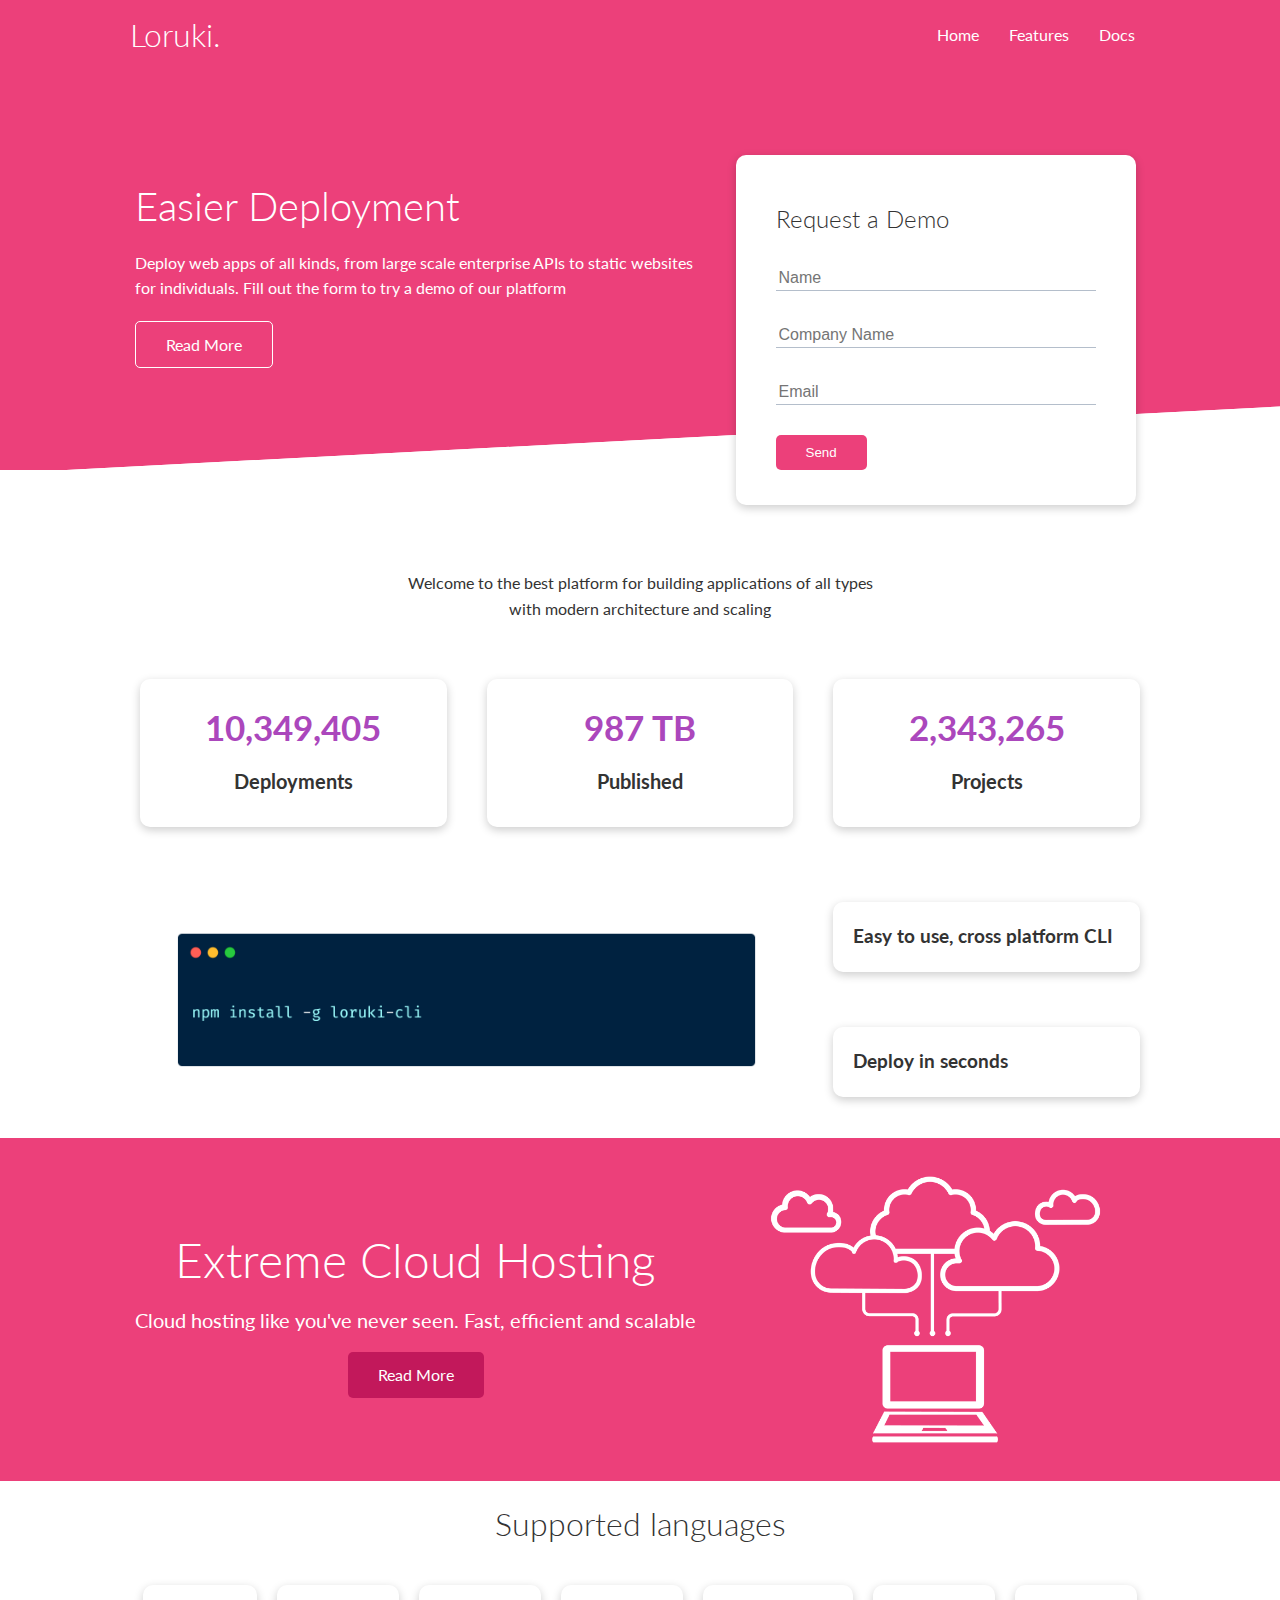
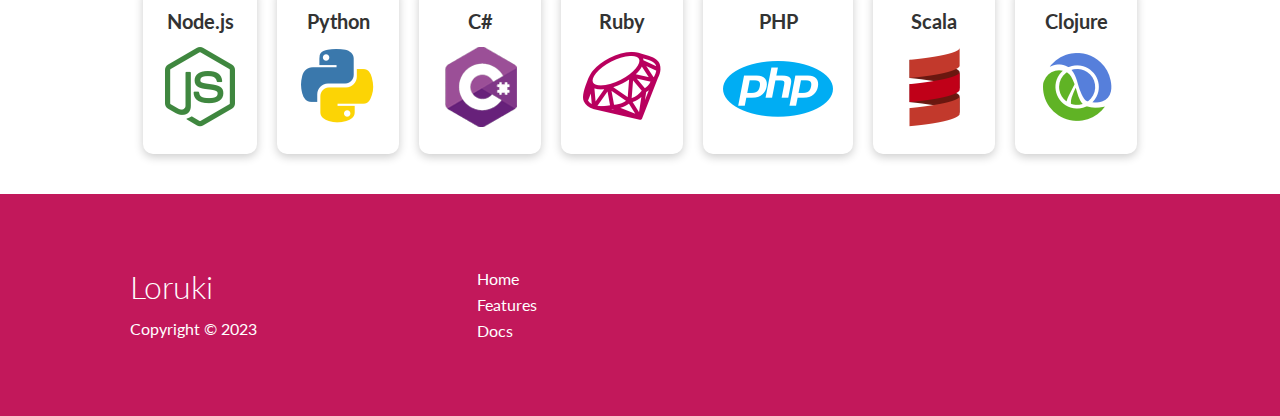
<file: index.html>
<!DOCTYPE html>
<html lang="en">

<head>
  <meta charset="UTF-8">
  <meta name="viewport" content="width=device-width, initial-scale=1.0">
  <link rel="stylesheet" href="https://cdnjs.cloudflare.com/ajax/libs/font-awesome/6.4.0/css/all.min.css"
    integrity="sha512-iecdLmaskl7CVkqkXNQ/ZH/XLlvWZOJyj7Yy7tcenmpD1ypASozpmT/E0iPtmFIB46ZmdtAc9eNBvH0H/ZpiBw=="
    crossorigin="anonymous" referrerpolicy="no-referrer" />
  <link rel="stylesheet" href="css/utilities.css">
  <link rel="stylesheet" href="css/style.css">
  <title>Loruki | Cloud Hosting For Everyone</title>
</head>

<body>
  <!--NavBar-->
  <div class="navbar">
    <div class="container flex">
      <h1 class="logo">Loruki.</h1>
      <nav>
        <ul>
          <li><a href="index.html">Home</a></li>
          <li><a href="features.html">Features</a></li>
          <li><a href="docs.html">Docs</a></li>
        </ul>
      </nav>
    </div>
  </div>


  <!--Showcase-->
  <section class="showcase">
    <div class="container grid">
      <div class="showcase-text">
        <h1>Easier Deployment</h1>
        <p>Deploy web apps of all kinds, from large scale enterprise APIs to static websites for individuals. Fill out
          the form to try a demo of our platform</p>
        <a href="features.html" class="btn btn-outline">Read More</a>
      </div>

      <div class="showcase-form card">
        <h2>Request a Demo</h2>
        <form>
          <div class="form-control">
            <input type="text" name="name" placeholder="Name" required>
          </div>
          <div class="form-control">
            <input type="text" name="company" placeholder="Company Name" required>
          </div>
          <div class="form-control">
            <input type="email" name="email" placeholder="Email" required>
          </div>
          <input type="submit" value="Send" class="btn btn-primary">
        </form>
      </div>
    </div>
  </section>


  <!--Stats-->
  <section class="stats">
    <div class="container">
      <div class="stats-heading text-center my-1">
        Welcome to the best platform for building applications of all types with modern architecture and scaling
      </div>

      <div class="grid grid-3 text-center my-4">
        <div class="card">
          <i class=" fas fa-server fa-3x"></i>
          <h3 class="text-secondary">10,349,405</h3>
          <p>Deployments</p>
        </div>
        <div class="card">
          <i class="fas fa-upload fa-3x"></i>
          <h3 class="text-secondary">987 TB</h3>
          <p>Published</p>
        </div>
        <div class="card">
          <i class="fas fa-project-diagram fa-3x"></i>
          <h3 class="text-secondary">2,343,265</h3>
          <p>Projects</p>
        </div>
      </div>
    </div>
  </section>


  <!--Cli-->
  <section class="cli">
    <div class="container grid">
      <img src="images/cli.png" alt="">
      <div class="card">
        <h3>Easy to use, cross platform CLI</h3>
      </div>
      <div class="card">
        <h3>Deploy in seconds</h3>
      </div>
    </div>
  </section>


  <!--Cloud-->
  <section class="cloud bg-primary my-2 py-2">
    <div class="container grid">
      <div class="text-center">
        <h2 class="lg">Extreme Cloud Hosting</h2>
        <p class="lead my-1">Cloud hosting like you've never seen. Fast, efficient and scalable</p>
        <a href="features.html" class="btn btn-dark">Read More</a>
      </div>
      <img src="images/cloud.png" alt="">
    </div>
  </section>


  <!--Languages-->
  <section class="languages">
    <h2 class="md text-center my-2">
      Supported languages
    </h2>
    <div class="container flex">
      <div class="card">
        <h4>Node.js</h4>
        <img src="images/logos/node.png" alt="">
      </div>
      <div class="card">
        <h4>Python</h4>
        <img src="images/logos/python.png" alt="">
      </div>
      <div class="card">
        <h4>C#</h4>
        <img src="images/logos/csharp.png" alt="">
      </div>
      <div class="card">
        <h4>Ruby</h4>
        <img src="images/logos/ruby.png" alt="">
      </div>
      <div class="card">
        <h4>PHP</h4>
        <img src="images/logos/php.png" alt="">
      </div>
      <div class="card">
        <h4>Scala</h4>
        <img src="images/logos/scala.png" alt="">
      </div>
      <div class="card">
        <h4>Clojure</h4>
        <img src="images/logos/clojure.png" alt="">
      </div>
    </div>
  </section>


  <!--Footer-->
  <footer class="footer bg-dark py-5">
    <div class="container grid grid-3">
      <div>
        <h1>Loruki</h1>
        <p>Copyright &copy; 2023</p>
      </div>

      <nav>
        <ul>
          <li><a href="index.html">Home</a></li>
          <li><a href="features.html">Features</a></li>
          <li><a href="docs.html">Docs</a></li>
        </ul>
      </nav>

      <div class="social">
        <a href="#"><i class="fab fa-github fa-2x"></i></a>
        <a href="#"><i class="fab fa-facebook fa-2x"></i></a>
        <a href="#"><i class="fab fa-instagram fa-2x"></i></a>
        <a href="#"><i class="fab fa-twitter fa-2x"></i></a>
      </div>
    </div>
  </footer>
</body>

</html>
</file>
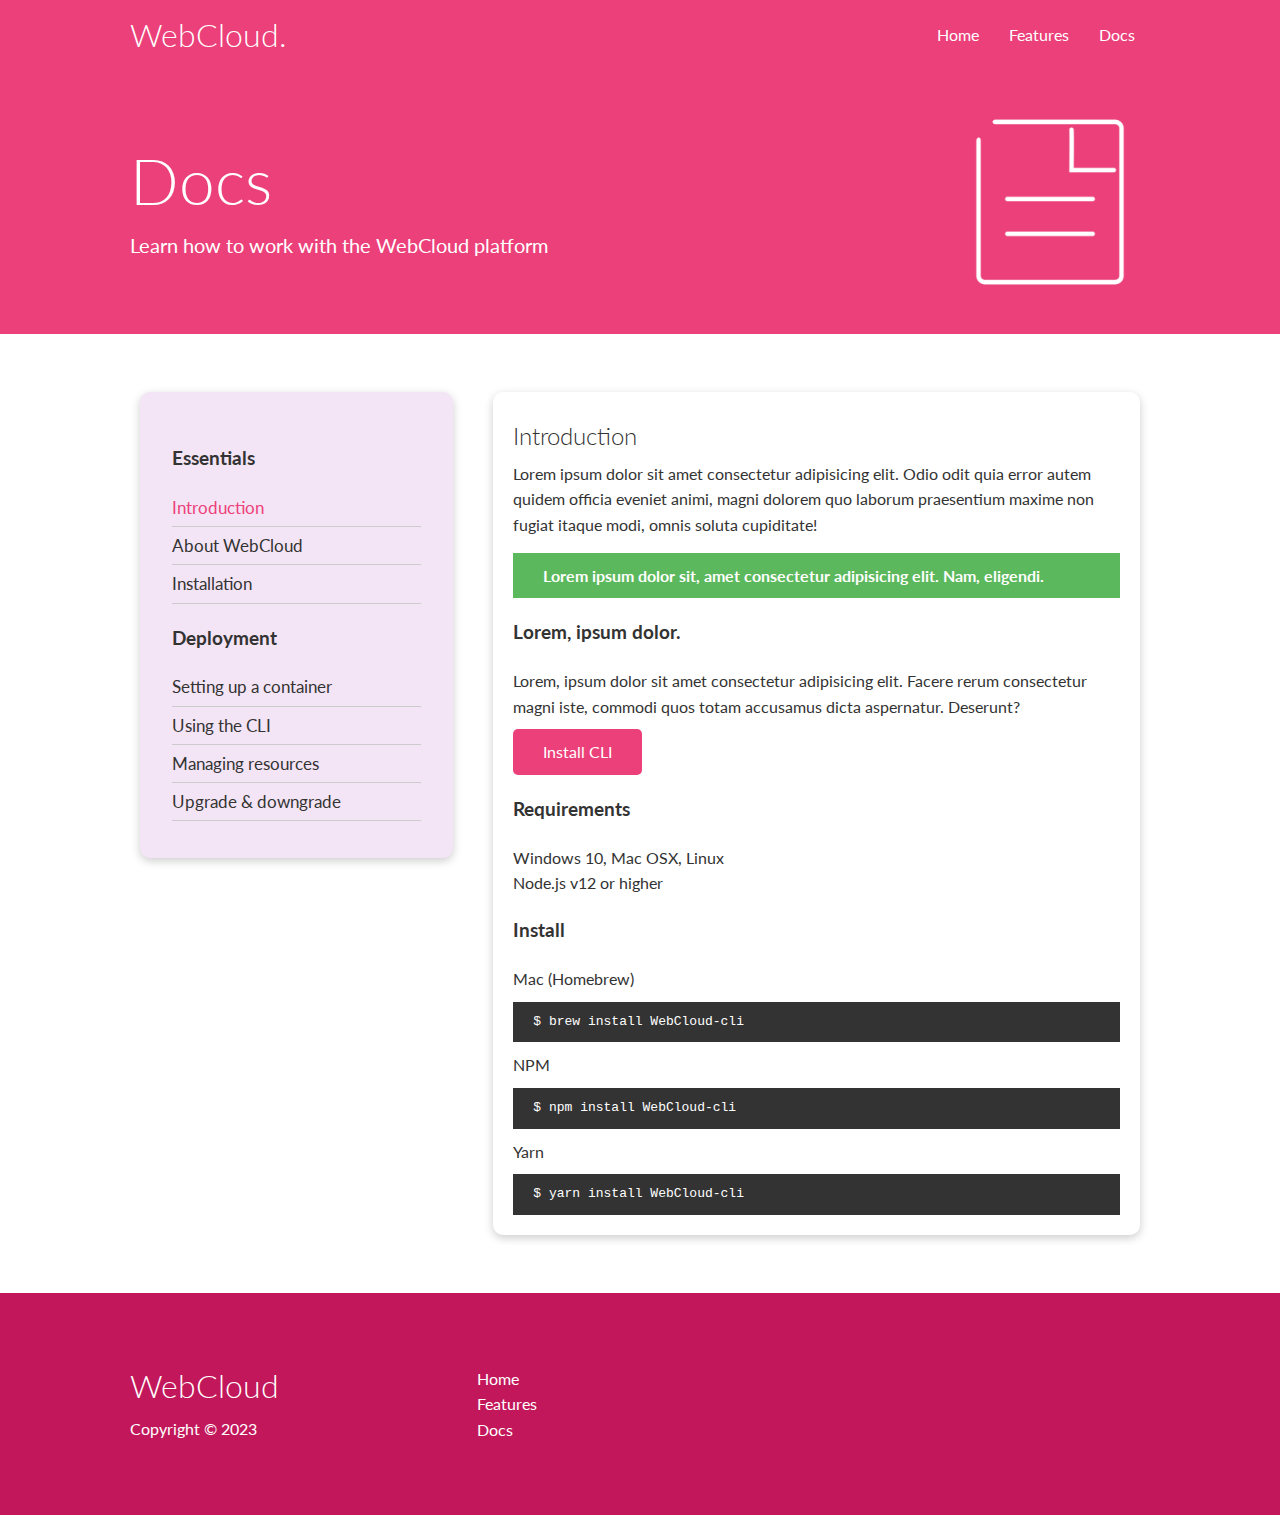
<file: docs.html>
<!DOCTYPE html>
<html lang="en">

<head>
  <meta charset="UTF-8">
  <meta name="viewport" content="width=device-width, initial-scale=1.0">
  <link rel="stylesheet" href="https://cdnjs.cloudflare.com/ajax/libs/font-awesome/6.4.0/css/all.min.css"
    integrity="sha512-iecdLmaskl7CVkqkXNQ/ZH/XLlvWZOJyj7Yy7tcenmpD1ypASozpmT/E0iPtmFIB46ZmdtAc9eNBvH0H/ZpiBw=="
    crossorigin="anonymous" referrerpolicy="no-referrer" />
  <link rel="stylesheet" href="css/utilities.css">
  <link rel="stylesheet" href="css/style.css">
  <title>WebCloud | Cloud Hosting For Everyone</title>
</head>

<body>
  <!--NavBar-->
  <div class="navbar">
    <div class="container flex">
      <h1 class="logo">WebCloud.</h1>
      <nav>
        <ul>
          <li><a href="index.html">Home</a></li>
          <li><a href="features.html">Features</a></li>
          <li><a href="docs.html">Docs</a></li>
        </ul>
      </nav>
    </div>
  </div>


  <!--Head-->
  <section class="docs-head bg-primary py-3">
    <div class="container grid">
      <div>
        <h1 class="xl">Docs</h1>
        <p class="lead">Learn how to work with the WebCloud platform</p>
      </div>
      <img src="images/docs.png" alt="">
    </div>
  </section>


  <!--Docs Main-->
  <section class="docs-main my-4">
    <div class="container grid">
      <div class="card bg-light p-3">
        <h3 class="my-2">Essentials</h3>
        <nav>
          <ul>
            <li><a class="text-primary" href="#">Introduction</a></li>
            <li><a href="#">About WebCloud</a></li>
            <li><a href="#">Installation</a></li>
          </ul>
        </nav>
        <h3 class="my-2">Deployment</h3>
        <nav>
          <ul>
            <li><a href="#">Setting up a container</a></li>
            <li><a href="#">Using the CLI</a></li>
            <li><a href="#">Managing resources</a></li>
            <li><a href="#">Upgrade & downgrade</a></li>
          </ul>
        </nav>
      </div>

      <div class="card">
        <h2>Introduction</h2>
        <p>Lorem ipsum dolor sit amet consectetur adipisicing elit. Odio odit quia error autem quidem officia eveniet
          animi, magni dolorem quo laborum praesentium maxime non fugiat itaque modi, omnis soluta cupiditate!</p>

        <div class="alert alert-success">
          <i class="fas fa-info"></i>Lorem ipsum dolor sit, amet consectetur adipisicing elit. Nam, eligendi.
        </div>

        <h3>Lorem, ipsum dolor.</h3>
        <p>Lorem, ipsum dolor sit amet consectetur adipisicing elit. Facere rerum consectetur magni iste, commodi quos
          totam accusamus dicta aspernatur. Deserunt?</p>
        <a href="#" class="btn btn-primary">Install CLI</a>

        <h3>Requirements</h3>
        <ul>
          <li>Windows 10, Mac OSX, Linux</li>
          <li>Node.js v12 or higher</li>
        </ul>

        <h3>Install</h3>
        <p>Mac (Homebrew)</p>
        <pre><code>$ brew install WebCloud-cli</code></pre>
        <p>NPM</p>
        <pre><code>$ npm install WebCloud-cli</code></pre>
        <p>Yarn</p>
        <pre><code>$ yarn install WebCloud-cli</code></pre>
      </div>
    </div>
  </section>




  <!--Footer-->
  <footer class="footer bg-dark py-5">
    <div class="container grid grid-3">
      <div>
        <h1>WebCloud</h1>
        <p>Copyright &copy; 2023</p>
      </div>

      <nav>
        <ul>
          <li><a href="index.html">Home</a></li>
          <li><a href="features.html">Features</a></li>
          <li><a href="docs.html">Docs</a></li>
        </ul>
      </nav>

      <div class="social">
        <a href="#"><i class="fab fa-github fa-2x"></i></a>
        <a href="#"><i class="fab fa-facebook fa-2x"></i></a>
        <a href="#"><i class="fab fa-instagram fa-2x"></i></a>
        <a href="#"><i class="fab fa-twitter fa-2x"></i></a>
      </div>
    </div>
  </footer>
</body>

</html>
</file>
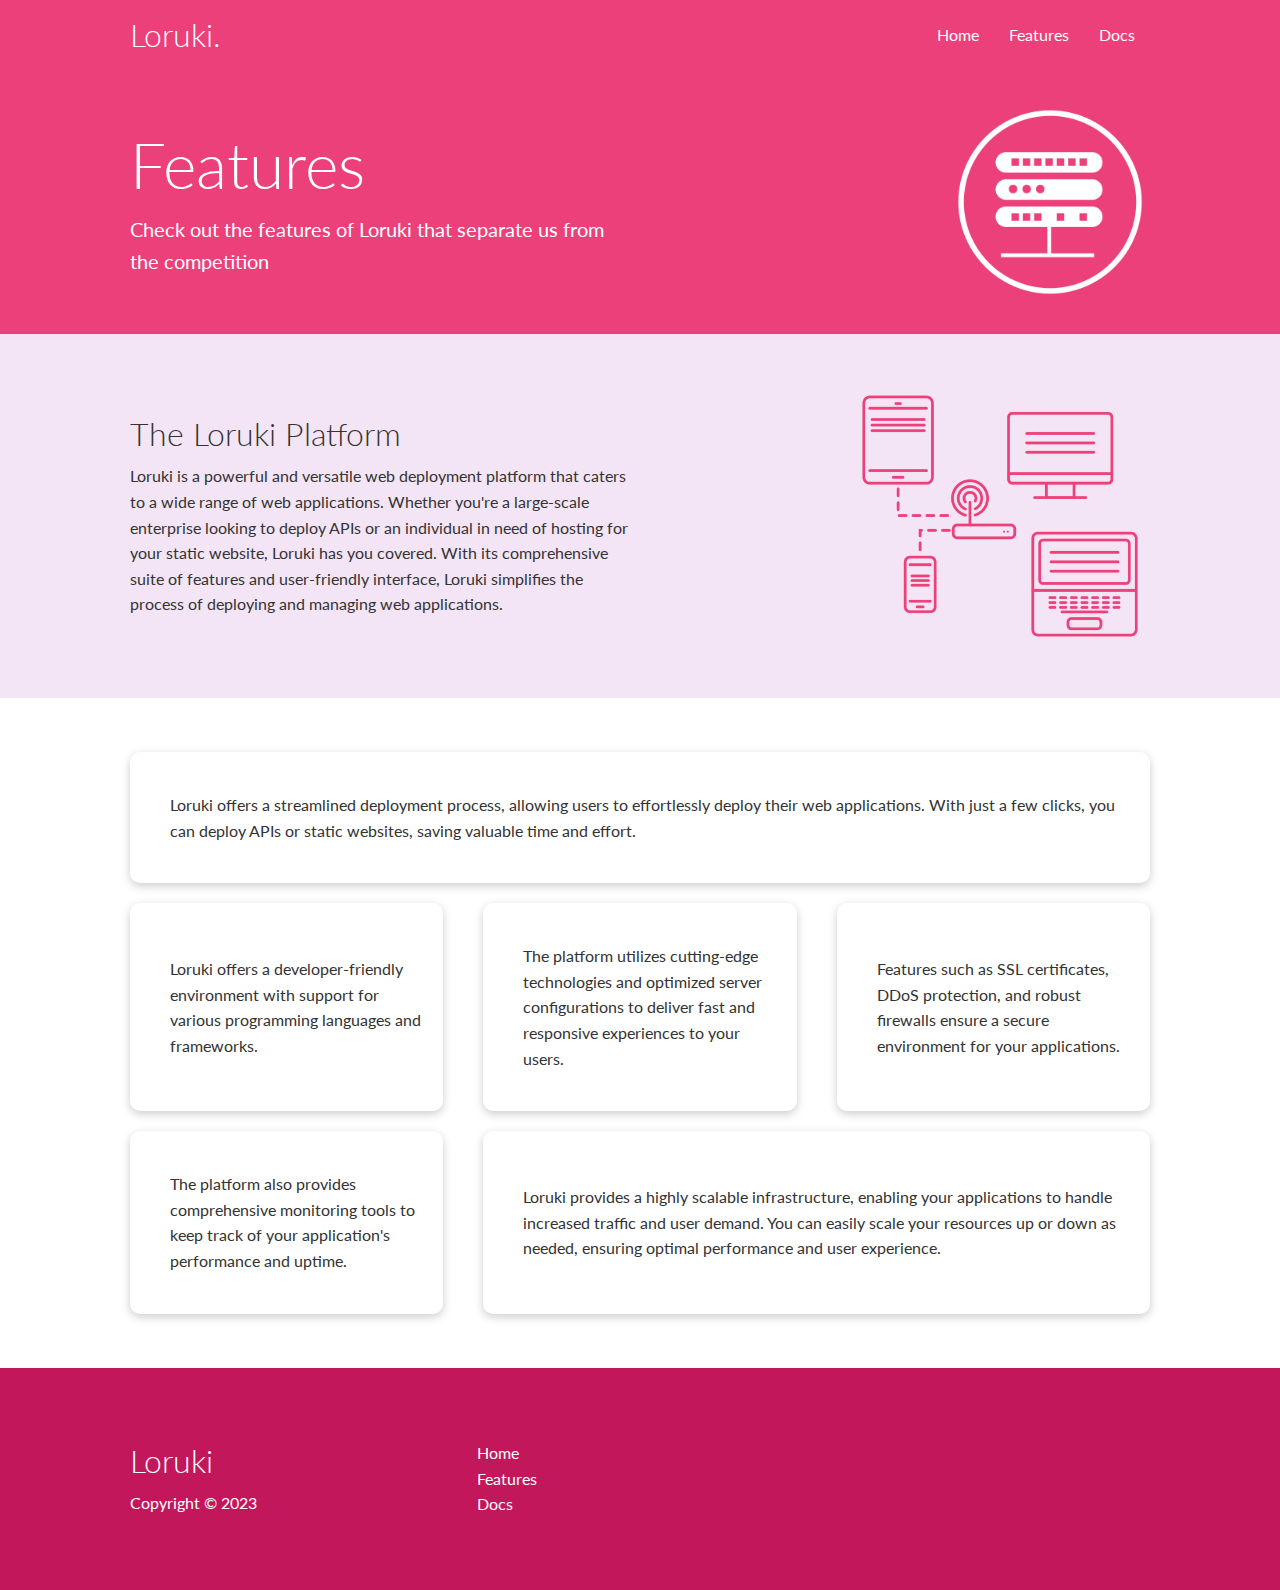
<file: features.html>
<!DOCTYPE html>
<html lang="en">

<head>
  <meta charset="UTF-8">
  <meta name="viewport" content="width=device-width, initial-scale=1.0">
  <link rel="stylesheet" href="https://cdnjs.cloudflare.com/ajax/libs/font-awesome/6.4.0/css/all.min.css"
    integrity="sha512-iecdLmaskl7CVkqkXNQ/ZH/XLlvWZOJyj7Yy7tcenmpD1ypASozpmT/E0iPtmFIB46ZmdtAc9eNBvH0H/ZpiBw=="
    crossorigin="anonymous" referrerpolicy="no-referrer" />
  <link rel="stylesheet" href="css/utilities.css">
  <link rel="stylesheet" href="css/style.css">
  <title>Loruki | Cloud Hosting For Everyone</title>
</head>

<body>
  <!--NavBar-->
  <div class="navbar">
    <div class="container flex">
      <h1 class="logo">Loruki.</h1>
      <nav>
        <ul>
          <li><a href="index.html">Home</a></li>
          <li><a href="features.html">Features</a></li>
          <li><a href="docs.html">Docs</a></li>
        </ul>
      </nav>
    </div>
  </div>


  <!--Head-->
  <section class="features-head bg-primary py-3">
    <div class="container grid">
      <div>
        <h1 class="xl">Features</h1>
        <p class="lead">Check out the features of Loruki that separate us from the competition</p>
      </div>
      <img src="images/server.png" alt="">
    </div>
  </section>


  <!--Sub Head-->
  <section class="features-sub-head bg-light py-3">
    <div class="container grid">
      <div>
        <h1 class="md">The Loruki Platform</h1>
        <p>Loruki is a powerful and versatile web deployment platform that caters to a wide range of web applications.
          Whether
          you're a large-scale enterprise looking to deploy APIs or an individual in need of hosting for your static
          website,
          Loruki has you covered. With its comprehensive suite of features and user-friendly interface, Loruki
          simplifies the
          process of deploying and managing web applications.
        </p>
      </div>
      <img src="images/server2.png" alt="">
    </div>
  </section>


  <!--Main-->
  <section class="features-main my-2">
    <div class="container grid grid-3">
      <div class="card flex">
        <i class=" icon-primary fas fa-server fa-3x"></i>
        <p>Loruki offers a streamlined deployment process, allowing users to effortlessly deploy their web applications.
          With just
          a few clicks, you can deploy APIs or static websites, saving valuable time and effort.
        </p>
      </div>
      <div class="card flex">
        <i class=" icon-secondary fas fa-network-wired fa-3x"></i>
        <p>Loruki offers a developer-friendly environment with support for various programming languages and frameworks.
        </p>
      </div>
      <div class="card flex">
        <i class="icon-primary fas fa-laptop-code fa-3x"></i>
        <p> The platform utilizes
          cutting-edge technologies and optimized server configurations to deliver fast and responsive experiences to
          your users.
        </p>
      </div>
      <div class="card flex">
        <i class=" icon-secondary fas fa-database fa-3x"></i>
        <p>Features such as SSL certificates, DDoS protection, and robust firewalls ensure a
          secure environment for your applications.
        </p>
      </div>
      <div class="card flex">
        <i class="icon-primary fas fa-power-off fa-3x"></i>
        <p>The platform also provides comprehensive monitoring tools to keep track of your application's performance and
          uptime.
        </p>
      </div>
      <div class="card flex">
        <i class="icon-secondary fas fa-upload fa-3x"></i>
        <p>Loruki provides a highly scalable infrastructure, enabling your applications to handle increased traffic and
          user demand. You can easily scale your resources up or down as needed, ensuring optimal performance and user
          experience.



        </p>
      </div>
    </div>
  </section>


  <!--Footer-->
  <footer class="footer bg-dark py-5">
    <div class="container grid grid-3">
      <div>
        <h1>Loruki</h1>
        <p>Copyright &copy; 2023</p>
      </div>

      <nav>
        <ul>
          <li><a href="index.html">Home</a></li>
          <li><a href="features.html">Features</a></li>
          <li><a href="docs.html">Docs</a></li>
        </ul>
      </nav>

      <div class="social">
        <a href="#"><i class="fab fa-github fa-2x"></i></a>
        <a href="#"><i class="fab fa-facebook fa-2x"></i></a>
        <a href="#"><i class="fab fa-instagram fa-2x"></i></a>
        <a href="#"><i class="fab fa-twitter fa-2x"></i></a>
      </div>
    </div>
  </footer>
</body>

</html>
</file>
<file: css/utilities.css>
* {
  box-sizing: border-box;
  margin: 0;
  padding: 0;
}

body {
  font-family: 'Lato', sans-serif;
  color: #333;
  line-height: 1.6;
}

ul {
  list-style-type: none;
}

a {
  text-decoration: none;
  color: #333;
}

h1,
h2 {
  font-weight: 300;
  line-height: 1.2;
  margin: 10px 0;
}

p {
  margin: 10px 0;
}

img {
  width: 100%;
}

code,
pre {
  background: #333;
  color: #fff;
  padding: 10px;
}

.container {
  max-width: 1100px;
  margin: 0 auto;
  overflow: auto;
  padding: 0 40px;
}

.card {
  background-color: #fff;
  color: #333;
  border-radius: 10px;
  box-shadow: 0 3px 10px rgba(0, 0, 0, 0.2);
  padding: 20px;
  margin: 10px;
}

.btn {
  display: inline-block;
  padding: 10px 30px;
  cursor: pointer;
  background-color: var(--primary-color);
  color: #fff;
  border: none;
  border-radius: 5px;
}

.btn-outline {
  background-color: transparent;
  border: 1px solid #fff;
}

.btn:hover {
  transform: scale(0.98);
}

/* Backgrounds & coloured buttons */
.bg-primary,
.btn-primary {
  background-color: var(--primary-color);
  color: #fff;
}

::selection {
  background-color: #fff;
  color: var(--primary-color);
}

.bg-secondary,
.btn-secondary {
  background-color: var(--secondary-color);
  color: #fff;
}

.bg-dark,
.btn-dark {
  background-color: var(--dark-color);
  color: #fff;
}

.bg-light,
.btn-light {
  background-color: var(--light-color);
  color: #333;
}

.bg-primary a,
.btn-primary a,
.bg-secondary a,
.btn-secondary a,
.bg-dark a,
.btn-dark a {
  color: #fff;
}

/* Text Color */
.text-primary {
  color: var(--primary-color);
}

.text-secondary {
  color: var(--secondary-color);
}

.text-dark {
  color: var(--dark-color);
}

.text-light {
  color: var(--light-color);
}

/*  Icon color */
.icon-primary {
  color: var(--primary-color);
}

.icon-secondary {
  color: var(--secondary-color);
}

.icon-dark {
  color: var(--dark-color);
}

.icon-light {
  color: var(--light-color);
}

/* Text sizes */
.lead {
  font-size: 20px;
}

.sm {
  font-size: 1rem;
}

.md {
  font-size: 2rem;
}

.lg {
  font-size: 3rem;
}

.xl {
  font-size: 4rem;
}

.flex {
  display: flex;
  justify-content: center;
  align-items: center;
  height: 100%;
}

.grid {
  display: grid;
  grid-template-columns: 1fr 1fr;
  gap: 20px;
  justify-content: center;
  align-items: center;
  height: 100%;
}

.grid-3 {
  grid-template-columns: 1fr 1fr 1fr;
}

.text-center {
  text-align: center;
}

/* Alert */
.alert {
  background-color: var(--light-color);
  padding: 10px 20px;
  font-weight: bold;
  margin: 15px 0;
}

.alert i {
  margin-right: 10px;
}

.alert-success {
  background-color: var(--success-color);
  color: #fff;
}

.alert-error {
  background-color: var(--error-color);
  color: #fff;
}
/* Margin */

.my-1 {
  margin: 1rem 0;
}

.my-2 {
  margin: 1.5rem 0;
}

.my-3 {
  margin: 2rem 0;
}

.my-4 {
  margin: 3rem 0;
}

.my-5 {
  margin: 4rem 0;
}

.m-1 {
  margin: 1rem;
}

.m-2 {
  margin: 1.5rem;
}

.m-3 {
  margin: 2rem;
}

.m-4 {
  margin: 3rem;
}

.m-5 {
  margin: 4rem;
}

/* Padding */

.py-1 {
  padding: 1rem 0;
}

.py-2 {
  padding: 1.5rem 0;
}

.py-3 {
  padding: 2rem 0;
}

.py-4 {
  padding: 3rem 0;
}

.py-5 {
  padding: 4rem 0;
}

.p-1 {
  padding: 1rem;
}

.p-2 {
  padding: 1.5rem;
}

.p-3 {
  padding: 2rem;
}

.p-4 {
  padding: 3rem;
}

.p-5 {
  padding: 4rem;
}
</file>
<file: css/style.css>
@import url('https://fonts.googleapis.com/css2?family=Lato:wght@300&family=Rubik:wght@300;400;600;700&display=swap');

:root {
  --primary-color: #ec407a;
  --secondary-color: #ab47bc;
  --dark-color: #c2185b;
  --light-color: #f3e5f5;
  --success-color: #5cb85c;
  --error-color: #d9534f;
}

/* Navbar */
.navbar {
  background-color: var(--primary-color);
  color: #fff;
  height: 70px;
}

.navbar ul {
  display: flex;
}

.navbar a {
  color: #fff;
  padding: 10px;
  margin: 0 5px;
  transition: color 0.3s ease;
}

.navbar a:hover {
  border-bottom: 2px var(--secondary-color) solid;
  color: var(--light-color);
  transform: translateY(-15px);
}

.navbar li {
  transition: transform 0.3s ease;
}

.navbar li:hover {
  transform: translateY(-5px);
}

.navbar .flex {
  justify-content: space-between;
}

/* Showcase */
.showcase {
  height: 400px;
  background-color: var(--primary-color);
  color: #fff;
  position: relative;
}

.showcase h1 {
  font-size: 40px;
}

.showcase p {
  margin: 20px 0;
}

.showcase .grid {
  overflow: visible;
  grid-template-columns: 55% auto;
  gap: 30px;
}

.showcase-text {
  animation: slideInFromLeft 1s ease-in;
}

.showcase-form {
  position: relative;
  top: 60px;
  height: 350px;
  width: 400px;
  padding: 40px;
  z-index: 100;
  animation: slideInFromRight 1s ease-in;
}

.showcase-form .form-control {
  margin: 30px 0;
}

.showcase-form input[type='text'],
.showcase-form input[type='email'] {
  border: 0;
  border-bottom: 1px solid #b4becb;
  width: 100%;
  padding: 3px;
  font-size: 16px;
}

.showcase-form input:focus {
  outline: none;
}

.showcase::before,
.showcase::after {
  content: '';
  position: absolute;
  height: 100px;
  bottom: -70px;
  right: 0;
  left: 0;
  background: #fff;
  transform: skewY(-3deg);
}

/* Stats */
.stats {
  padding-top: 100px;
  animation: slideInFromDown 1s ease-in;
}

.stats-heading {
  max-width: 500px;
  margin: auto;
}

.stats .grid h3 {
  font-size: 35px;
}

.stats .grid p {
  font-size: 20px;
  font-weight: bold;
}

.stats h3 {
  animation: blink 2s linear infinite;
}

/* Cli */
.cli .grid {
  grid-template-columns: repeat(3, 1fr);
  grid-template-rows: repeat(2, 1fr);
}

.cli .grid > *:first-child {
  grid-column: 1/3;
  grid-row: 1/3;
}

/* Cloud */
.cloud .grid {
  grid-template-columns: 4fr 3fr;
}

/* Languages */
.languages .flex {
  flex-wrap: wrap;
}

.languages .card {
  text-align: center;
  margin: 18px 10px 40px;
  transition: transform 0.2s ease-in;
  cursor: pointer;
}

.languages .card h4 {
  font-size: 20px;
  margin-bottom: 10px;
}

.languages .card:hover {
  transform: translateY(-15px);
}

/* Features */
.features-head img,
.docs-head img {
  width: 200px;
  justify-self: flex-end;
}

.features-sub-head img {
  width: 300px;
  justify-self: flex-end;
}

.features-main .card i {
  margin-right: 20px;
}

.features-main .grid {
  padding: 30px;
}

.features-main .grid > *:first-child {
  grid-column: 1 / span 3;
}

.features-main .grid > *:nth-child(2) {
  grid-column: 1 / span 1;
}

.features-main .grid > *:last-child {
  grid-column: 2 / span 2;
}

/* Docs */
.docs-main h3 {
  margin: 20px 0;
}

.docs-main .grid {
  grid-template-columns: 1fr 2fr;
  align-items: flex-start;
}

.docs-main nav li {
  font-size: 17px;
  padding-bottom: 5px;
  margin-bottom: 5px;
  border-bottom: 1px solid #ccc;
}

.docs-main a:hover {
  font-weight: bold;
}

/* Animation */

@keyframes slideInFromLeft {
  0% {
    transform: translateX(-100%);
  }
  100% {
    transform: translateX(0);
  }
}

@keyframes slideInFromRight {
  0% {
    transform: translateX(100%);
  }
  100% {
    transform: translateX(0);
  }
}

@keyframes slideInFromTop {
  0% {
    transform: translateY(-100%);
  }
  100% {
    transform: translateY(0);
  }
}

@keyframes slideInFromDown {
  0% {
    transform: translateY(100%);
  }
  100% {
    transform: translateY(0);
  }
}

@keyframes blink {
  50% {
    opacity: 0;
  }
}

/* Media Queries */
/* Tablets and under */
@media (max-width: 768px) {
  .grid,
  .showcase .grid,
  .stats .grid,
  .cloud .grid,
  .cli .grid,
  .features-main .grid,
  .docs-main .grid {
    grid-template-columns: 1fr;
    grid-template-rows: 1fr;
  }

  .showcase {
    height: auto;
  }

  .showcase-text {
    text-align: center;
    margin-top: 40px;
    animation: slideInFromTop 1s ease-in;
  }

  .showcase-form {
    justify-self: center;
    margin: auto;
    animation: slideInFromDown 1s ease-in;
  }

  .stats .grid {
    grid-column: 1;
  }

  .cli .grid > *:first-child {
    grid-column: 1;
    grid-row: 1;
  }

  .features-head,
  .features-sub-head,
  .docs-head {
    text-align: center;
  }

  .features-head,
  .features-sub-head,
  .docs-head {
    text-align: center;
  }

  .features-head img,
  .features-sub-head img,
  .docs-head img {
    justify-self: center;
  }

  .features-main .grid > *:first-child,
  .features-main .grid > *:nth-child(2),
  .features-main .grid > *:last-child {
    grid-column: 1;
  }
}

/* Mobile */
@media (max-width: 500px) {
  .navbar {
    height: 110px;
  }

  .navbar .flex {
    flex-direction: column;
  }

  .navbar ul {
    padding: 10px;
    background-color: rgba(0, 0, 0, 0.1);
  }
}
</file>
